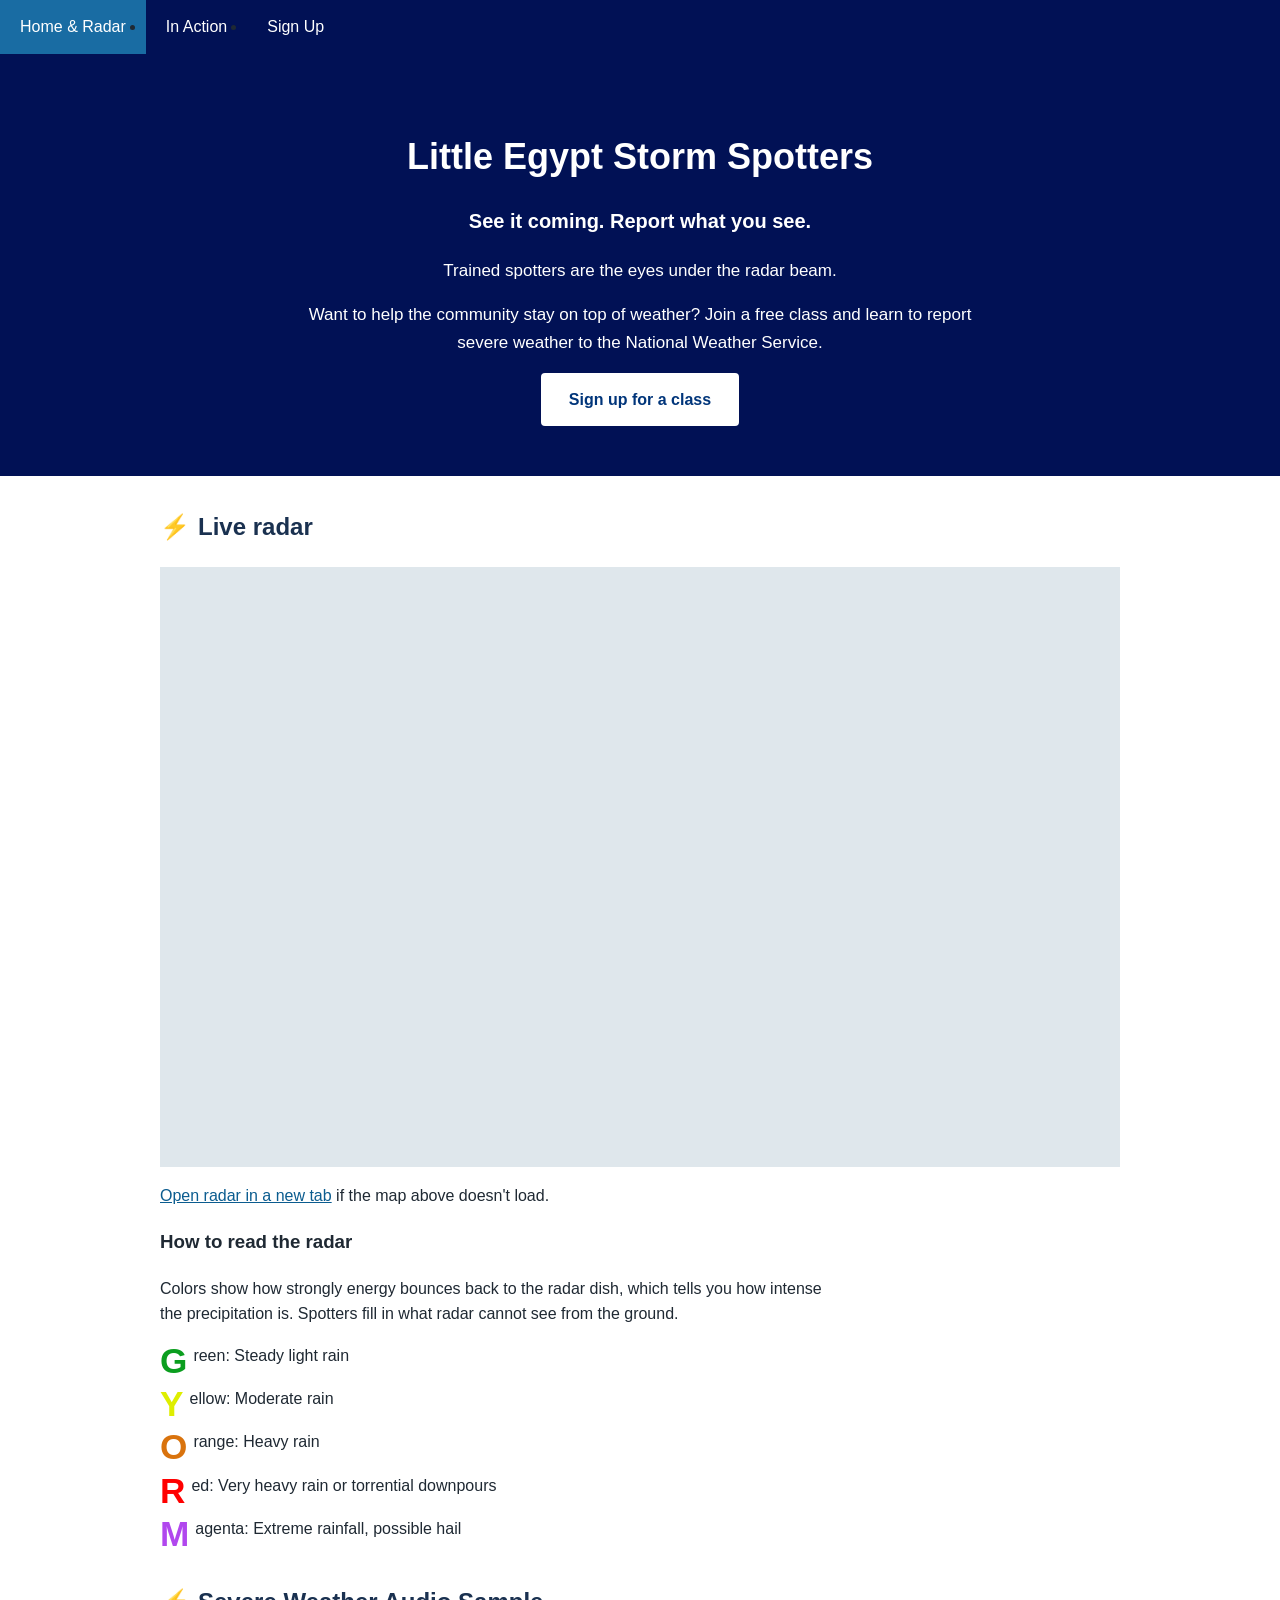
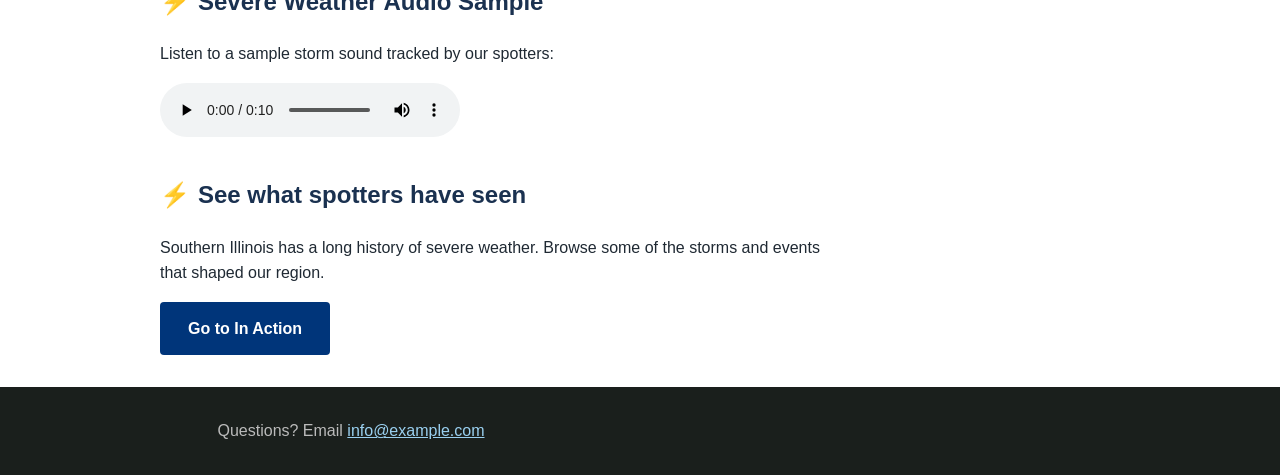
<file: index.html>
<!DOCTYPE html>
<html lang="en">
<head>
    <meta charset="UTF-8">
    <meta name="viewport" content="width=device-width, initial-scale=1">
    <title>Little Egypt Storm Spotters</title>
    <link rel="stylesheet" href="style.css">
    <script type="module" src="script.js"></script>
</head>

<body class="home-page">
    <nav class="site-nav" aria-label="Main">
        <ul>
            <li><a href="index.html" aria-current="page">Home &amp; Radar</a></li>
            <li><a href="inaction.html">In Action</a></li>
            <li><a href="signup.html">Sign Up</a></li>
        </ul>
    </nav>

    <header class="hero">
        <div class="inner">
            <h1>Little Egypt Storm Spotters</h1>
            <p class="tagline">See it coming. Report what you see.</p>
            <p>Trained spotters are the eyes under the radar beam.</p>
            <p>Want to help the community stay on top of weather? Join a free class and learn to report severe weather to the National Weather Service.</p>
            <a class="button" href="signup.html">Sign up for a class</a>
        </div>
    </header>

    <main>
        <section class="radar" id="radar">
            <h2>Live radar</h2>
            <iframe src="https://radar.weather.gov/"
                    title="Live National Weather Service radar"></iframe>
            <p><a href="https://radar.weather.gov/" target="_blank" rel="noopener">Open radar in a new tab</a>
               if the map above doesn't load.</p>

            <h3>How to read the radar</h3>
            <p>Colors show how strongly energy bounces back to the radar dish, which tells you how intense the precipitation is. Spotters fill in what radar cannot see from the ground.</p>
            <ul class="legend">
                <li class="green">Green: Steady light rain</li>
                <li class="yellow">Yellow: Moderate rain</li>
                <li class="orange">Orange: Heavy rain</li>
                <li class="red">Red: Very heavy rain or torrential downpours</li>
                <li class="magenta">Magenta: Extreme rainfall, possible hail</li>
            </ul>
        </section>

        <section>
            <h2>Severe Weather Audio Sample</h2>
            <p>Listen to a sample storm sound tracked by our spotters:</p>
            <audio controls>
                <source src="sound.mp3" type="audio/mpeg">
                Your browser does not support the audio element.
            </audio>
        </section>

        <section>
            <h2>See what spotters have seen</h2>
            <p>Southern Illinois has a long history of severe weather. Browse some of the storms and events that shaped our region.</p>
            <a class = "button" href="inaction.html">Go to In Action</a>
        </section>
    </main>

    <footer>
        <div class="inner">
            <p>Questions? Email <a href="mailto:info@example.com">info@example.com</a></p>
        </div>
    </footer>
</body>
</html>
</file>
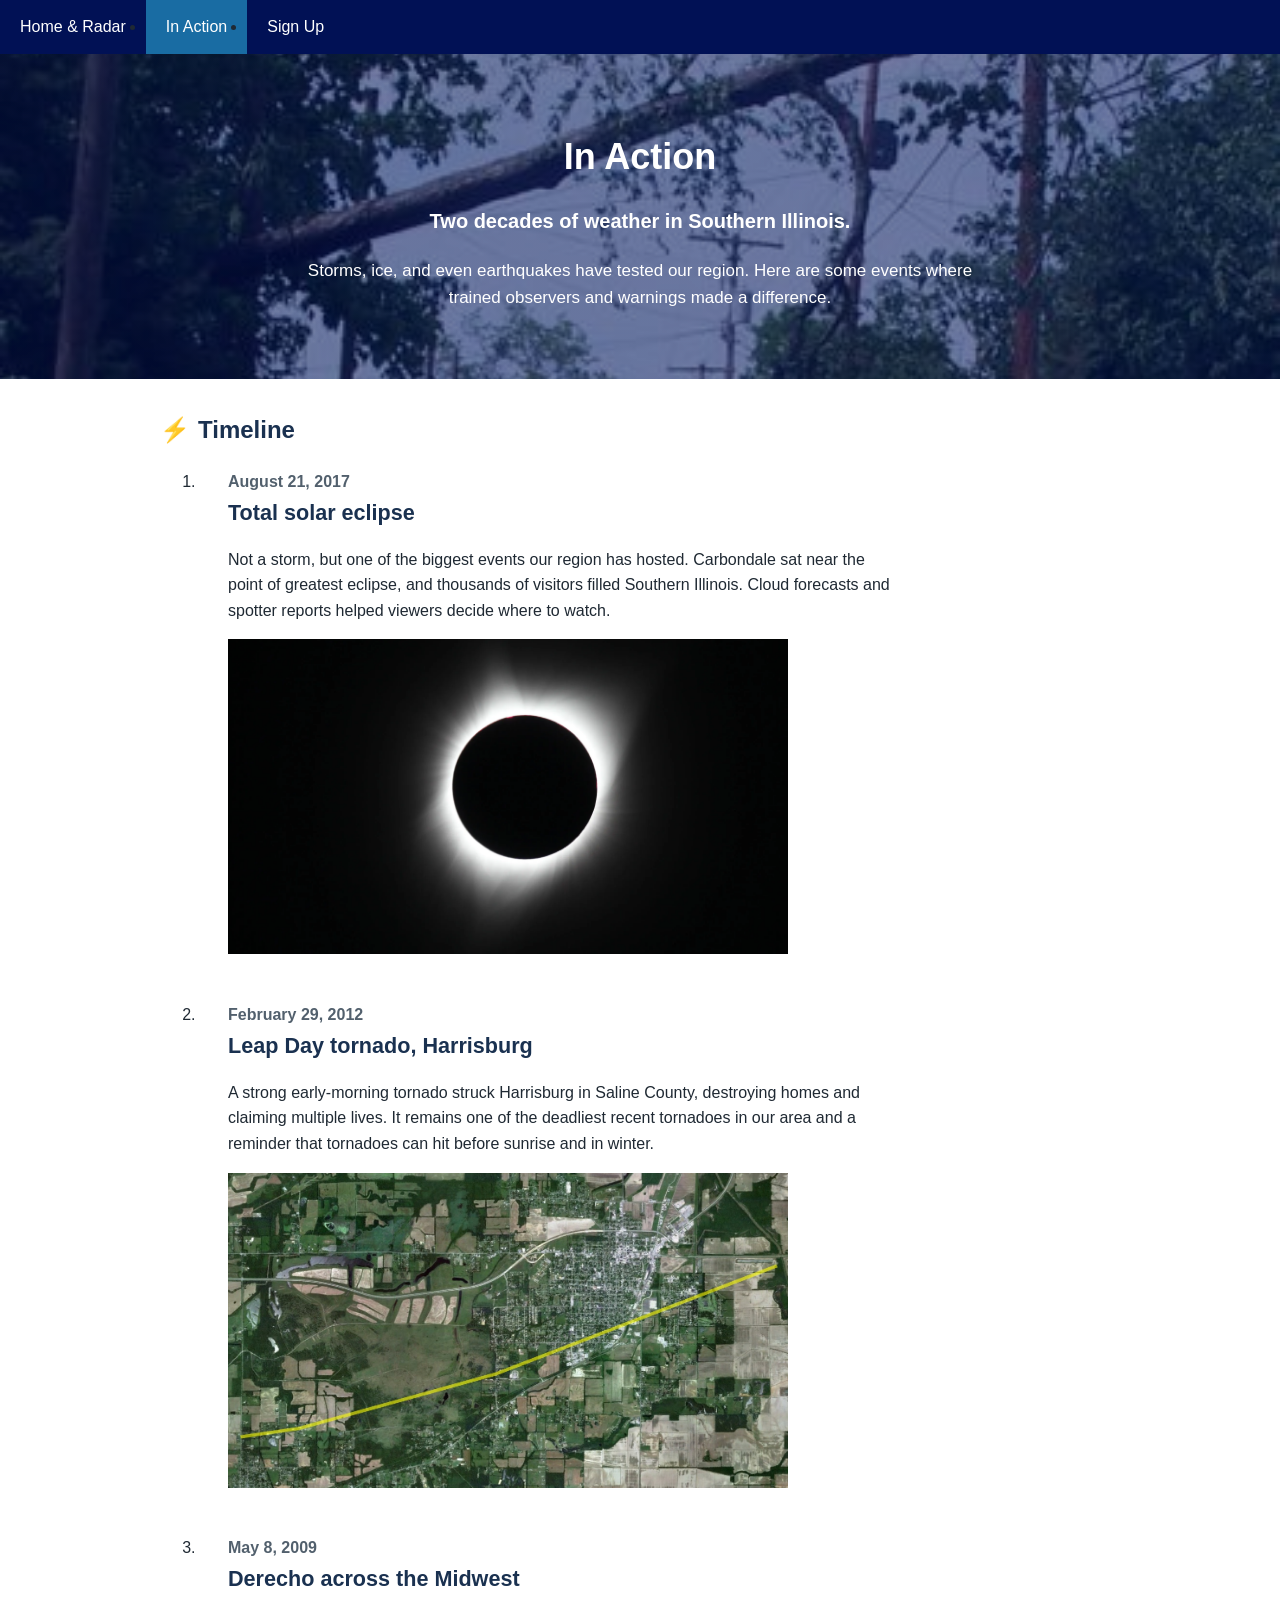
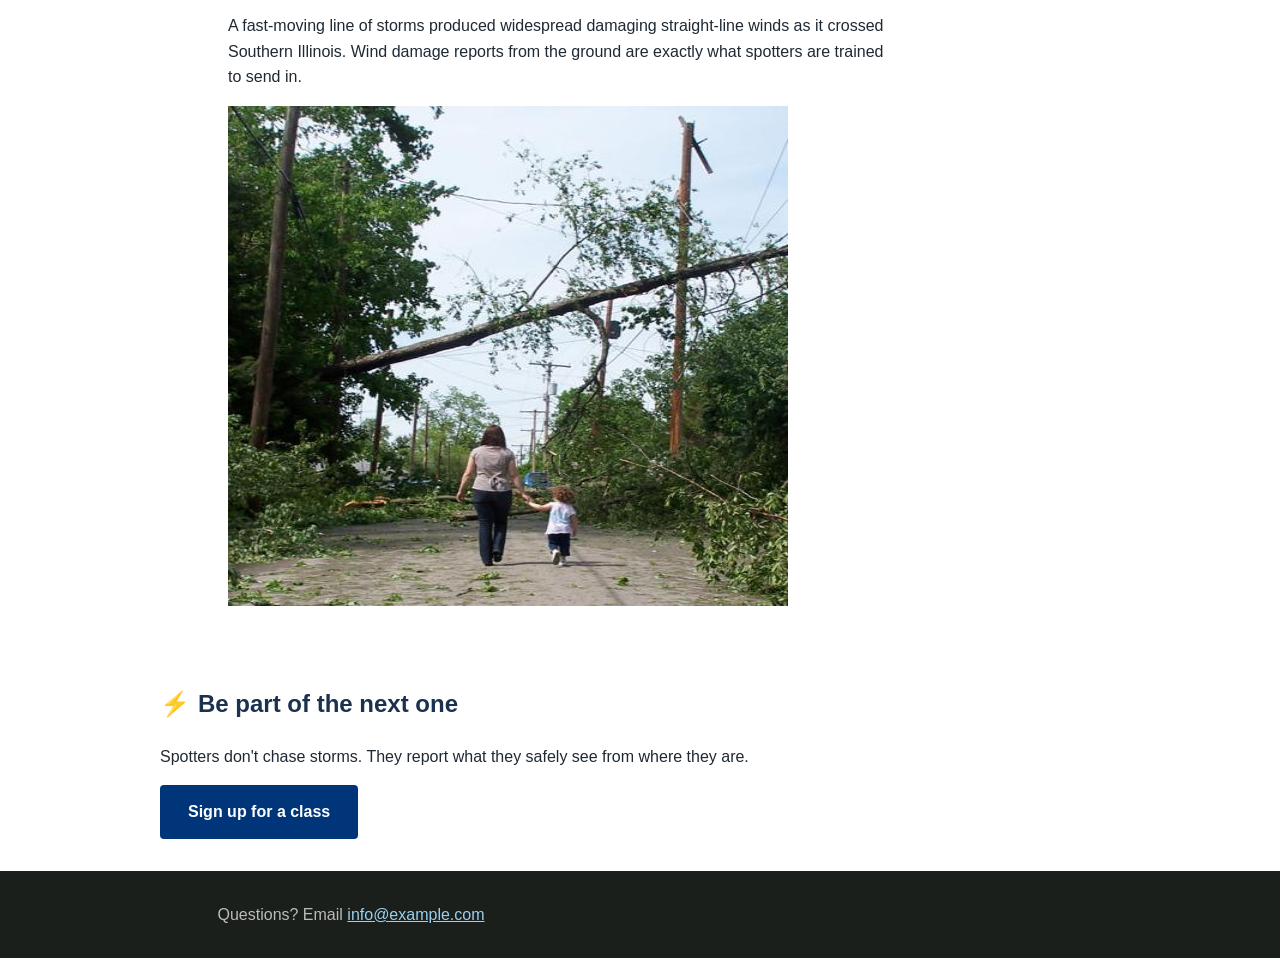
<file: inaction.html>
<!DOCTYPE html>
<html lang="en">
<head>
    <meta charset="UTF-8">
    <meta name="viewport" content="width=device-width, initial-scale=1">
    <title>In Action | Little Egypt Storm Spotters</title>
    <link rel="stylesheet" href="style.css">
</head>

<body class="inaction-page">
    <nav class="site-nav" aria-label="Main">
        <ul>
            <li><a href="index.html">Home &amp; Radar</a></li>
            <li><a href="inaction.html" aria-current="page">In Action</a></li>
            <li><a href="signup.html">Sign Up</a></li>
        </ul>
    </nav>

    <header class="hero">
        <div class="inner">
            <h1>In Action</h1>
            <p class="tagline">Two decades of weather in Southern Illinois.</p>
            <p>Storms, ice, and even earthquakes have tested our region. Here are some events where trained observers and warnings made a difference.</p>
        </div>
    </header>

    <main>
        <section>
            <h2>Timeline</h2>

            <ol class="timeline">
                <li class="event">
                    <time datetime="2017-08-21">August 21, 2017</time>
                    <h3>Total solar eclipse</h3>
                    <p>Not a storm, but one of the biggest events our region has hosted. Carbondale sat near the point of greatest eclipse, and thousands of visitors filled Southern Illinois. Cloud forecasts and spotter reports helped viewers decide where to watch.</p>
                    <figure>
                        <div class="photo-slot">
                            <img src="eclipse.webp" alt="Total solar eclipse" width="560" height="315">
                        </div>
                    </figure>
                </li>

                <li class="event">
                    <time datetime="2012-02-29">February 29, 2012</time>
                    <h3>Leap Day tornado, Harrisburg</h3>
                    <p>A strong early-morning tornado struck Harrisburg in Saline County, destroying homes and claiming multiple lives. It remains one of the deadliest recent tornadoes in our area and a reminder that tornadoes can hit before sunrise and in winter.</p>
                    <figure>
                        <img src="leapday.jpg" alt="Aerial map of Harrisburg with a yellow line marking the path of the Leap Day tornado" width="560" height="315">
                    </figure>
                </li>

                <li class="event">
                    <time datetime="2009-05-08">May 8, 2009</time>
                    <h3>Derecho across the Midwest</h3>
                    <p>A fast-moving line of storms produced widespread damaging straight-line winds as it crossed Southern Illinois. Wind damage reports from the ground are exactly what spotters are trained to send in.</p>
                    <figure>
                        <div class="photo-slot">
                            <img src="derecho.jpg" alt="after the derecho" width="560" height="500">
                        </div>
                    </figure>
                </li>
            </ol>
        </section>

        <section>
            <h2>Be part of the next one</h2>
            <p>Spotters don't chase storms. They report what they safely see from where they are.</p>
            <a class="button" href="signup.html">Sign up for a class</a>
        </section>
    </main>

    <footer>
        <div class="inner">
            <p>Questions? Email <a href="mailto:info@example.com">info@example.com</a></p>
        </div>
    </footer>
</body>
</html>
</file>
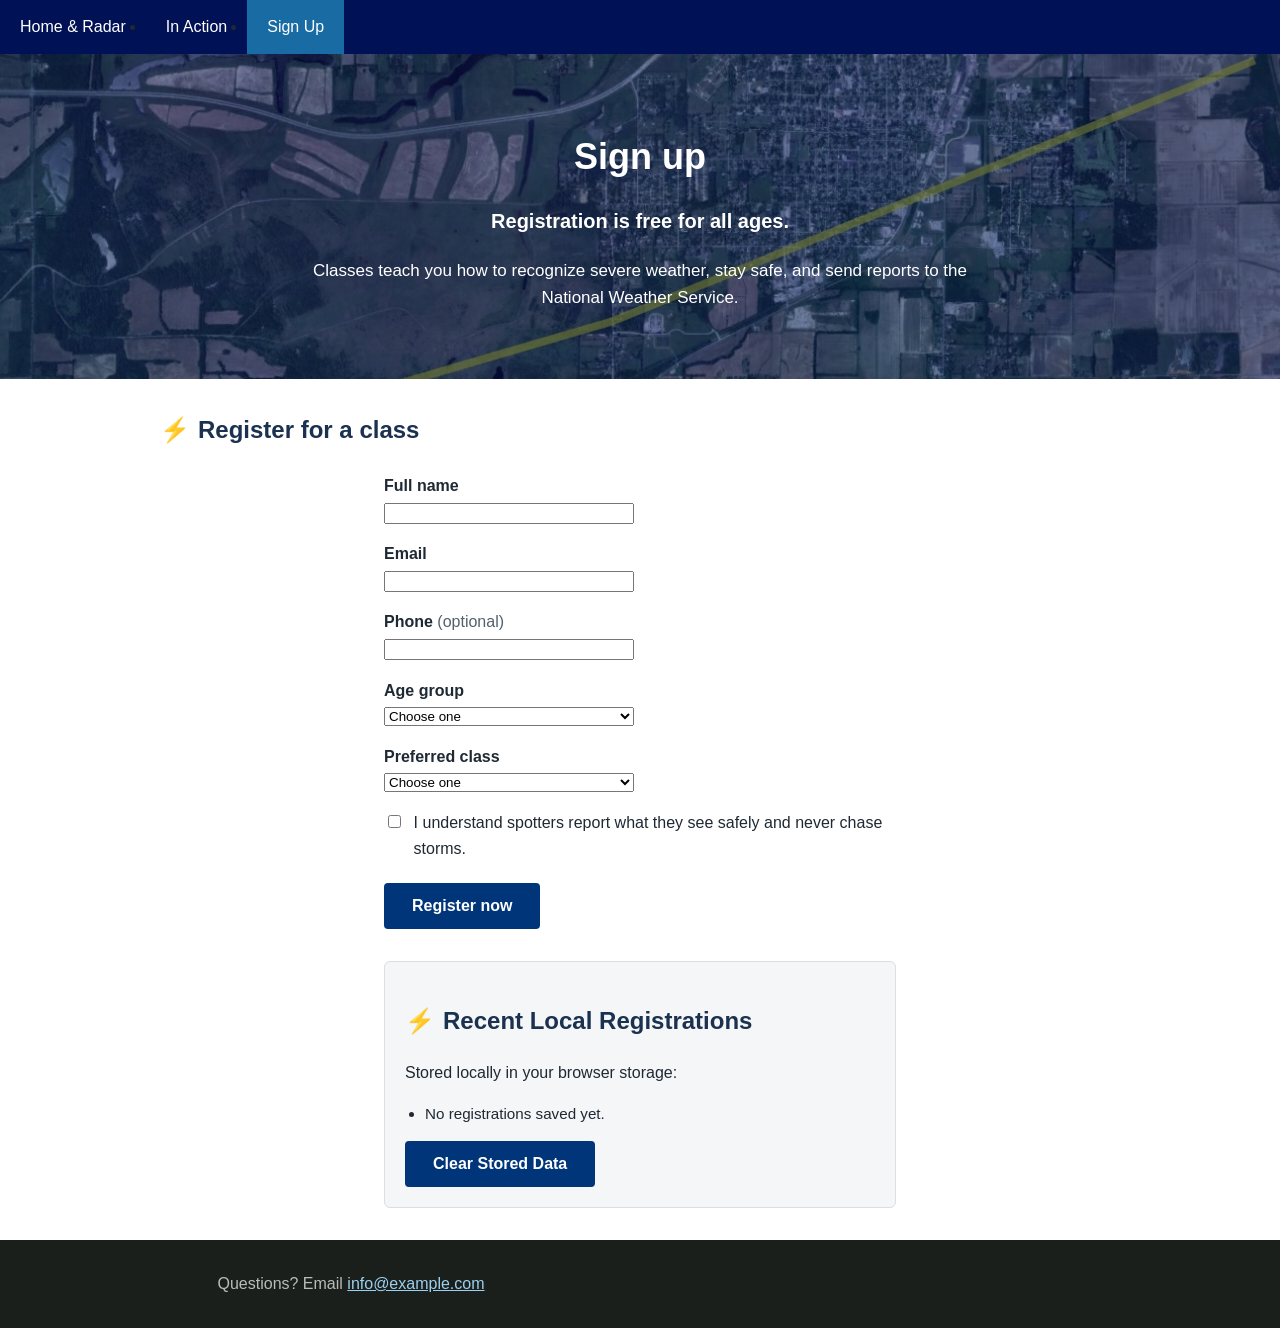
<file: signup.html>
<!DOCTYPE html>
<html lang="en">
<head>
    <meta charset="UTF-8">
    <meta name="viewport" content="width=device-width, initial-scale=1">
    <title>Sign Up | Little Egypt Storm Spotters</title>
    <link rel="stylesheet" href="style.css">
</head>

<body class="signup-page">
    <nav class="site-nav" aria-label="Main">
        <ul>
            <li><a href="index.html">Home &amp; Radar</a></li>
            <li><a href="inaction.html">In Action</a></li>
            <li><a href="signup.html" aria-current="page">Sign Up</a></li>
        </ul>
    </nav>

    <header class="hero">
        <div class="inner">
            <h1>Sign up</h1>
            <p class="tagline">Registration is free for all ages.</p>
            <p>Classes teach you how to recognize severe weather, stay safe, and send reports to the National Weather Service.</p>
        </div>
    </header>

    <main>
        <section>
            <h2>Register for a class</h2>

            <form id="signup-form">
                <div>
                    <label for="name">Full name</label>
                    <input type="text" id="name" name="name" required autocomplete="name">
                </div>

                <div>
                    <label for="email">Email</label>
                    <input type="email" id="email" name="email" required autocomplete="email">
                </div>

                <div>
                    <label for="phone">Phone <span class="hint">(optional)</span></label>
                    <input type="tel" id="phone" name="phone" autocomplete="tel">
                </div>

                <div>
                    <label for="age">Age group</label>
                    <select id="age" name="age" required>
                        <option value="">Choose one</option>
                        <option>Under 13 (with a parent or guardian)</option>
                        <option>13&ndash;17</option>
                        <option>18 and older</option>
                    </select>
                </div>

                <div>
                    <label for="session">Preferred class</label>
                    <select id="session" name="session" required>
                        <option value="">Choose one</option>
                        <option>Weekday evening</option>
                        <option>Saturday morning</option>
                        <option>Online</option>
                    </select>
                </div>

                <label class="check" for="agree">
                    <input type="checkbox" id="agree" name="agree" required>
                    I understand spotters report what they see safely and never chase storms.
                </label>

                <div>
                    <button class="button" type="submit">Register now</button>
                </div>
            </form>
        </section>

        <!-- Local storage container to show saved sign-ups -->
        <section class="storage-section">
            <h2>Recent Local Registrations</h2>
            <p>Stored locally in your browser storage:</p>
            <ul id="storage-list">
                <li>No registrations saved yet.</li>
            </ul>
            <button class="button" id="clear-storage" type="button">Clear Stored Data</button>
        </section>
    </main>

    <footer>
        <div class="inner">
            <p>Questions? Email <a href="mailto:info@example.com">info@example.com</a></p>
        </div>
    </footer>
    <script type="module" src="script.js"></script>
</body>
</html>
</file>
<file: style.css>
* {
    box-sizing: border-box;
}

body {
    margin: 0;
    padding: 0;
    font-family: Arial, Helvetica, sans-serif;
    line-height: 1.6;
    color: #1f2933;
}

a { color: #0b5c8f; }
a:focus-visible, button:focus-visible, input:focus-visible, select:focus-visible {
    outline: 3px solid #196ca3;
    outline-offset: 2px;
}

main {
    max-width: 62rem;
    margin: 0 auto;
    padding: 0 1rem 2rem;
}

section { margin-top: 2rem; }
p { max-width: 42rem; }

/* NAV */
.site-nav {
    list-style-type: none;
    padding: 0;
    margin: 0;
    background-color: #011155;
    overflow: hidden;
}

.site-nav ul {
    margin: 0;
    padding: 0;
}

.site-nav li {
    float: left;
}

.site-nav li a {
    display: block;
    color: white;
    text-align: center;
    padding: 14px 20px;
    text-decoration: none;
}

.site-nav li a:hover {
    background-color: #196ca3;
}

.site-nav li a[aria-current="page"] {
    background-color: #196ca3;
}

.site-nav a:focus-visible {
    outline-color: white;
    outline-offset: -3px;
}

/* HERO SECTION BASE */
.hero {
    background-color: #011155;
    background-size: cover;
    background-position: center;
    color: white;
    text-align: center;
    padding: 50px;
}

/* UNIQUE BACKGROUND IMAGES FOR EACH PAGE */
body.home-page .hero {
    background-image:
        linear-gradient(rgba(1, 17, 85, 0.55), rgba(1, 17, 85, 0.55)),
        url(https://www.mindful.org/content/uploads/What-We-Can-Learn-from-Paying-Attention-to-What-Happens-After-the-Storm.jpg);
}

body.inaction-page .hero {
    background-image:
        linear-gradient(rgba(1, 17, 85, 0.55), rgba(1, 17, 85, 0.55)),
        url(derecho.jpg);
}

body.signup-page .hero {
    background-image:
        linear-gradient(rgba(1, 17, 85, 0.55), rgba(1, 17, 85, 0.55)),
        url(leapday.jpg);
}

.hero .inner { max-width: 62rem; margin: 0 auto; }
.hero p { margin-left: auto; margin-right: auto; }

.hero h1 {
    font-size: 36px;
    margin-bottom: 10px;
}

.hero .tagline {
    font-size: 20px;
    font-weight: bold;
}

.hero p {
    color: white;
    font-size: 17px;
}

/* HEADINGS */
h2 {
    color: #1a3150;
}

h2::before {
    content: "\26A1";
    content: "\26A1" / "";
    margin-right: 8px;
}

/* RADAR */
.radar iframe {
    display: block;
    width: 100%;
    height: 600px;
    border: 0;
    background: #dfe7ec;
}

/* COLOR FIRST-LETTER */
.legend {
    list-style: none;
    padding: 0;
    margin: 1rem 0;
    max-width: 30rem;
}

.legend li {
    display: flow-root;
    margin: 0.5rem 0;
}

.green::first-letter,
.yellow::first-letter,
.orange::first-letter,
.red::first-letter,
.magenta::first-letter {
    font-size: 2.2em;
    font-weight: bold;
    float: left;
    line-height: 1;
    padding-right: 6px;
}

.green::first-letter   { color: #0b9e1f; }
.yellow::first-letter  { color: #deee00; }
.orange::first-letter  { color: #d9730d; }
.red::first-letter     { color: #ff0000; }
.magenta::first-letter { color: #b147ee; }

/* BUTTON */
.button {
    display: inline-block;
    background-color: #00357a;
    color: white;
    border: none;
    padding: 14px 28px;
    font-family: inherit;
    font-size: 1rem;
    font-weight: bold;
    text-decoration: none;
    border-radius: 4px;
    cursor: pointer;
    transition: background-color 0.3s, transform 0.3s;
}

.button:hover {
    background-color: #0073a0;
    transform: scale(1.05);
}

.hero .button {
    background-color: white;
    color: #00357a;
}

.hero .button:hover {
    background-color: #dce6ee;
}

/* FORM */
form {
    max-width: 32rem;
    display: grid;
    gap: 1.1rem;
    margin: 1.5rem auto 0;
    text-align: left;
}

label { font-weight: bold; display: block; margin-bottom: 0.25rem; }
.hint { font-weight: normal; color: #52606d; }

input[type="text"], input[type="email"], input[type="tel"], select {
     display: block;
     width: 250px;
}

.check { display: flex; gap: 0.6rem; align-items: flex-start; font-weight: normal; }
.check input { margin-top: 0.3rem; }

/* STORAGE SECTION STYLING */
.storage-section {
    max-width: 32rem;
    margin: 2rem auto 0;
    background: #f5f6f7;
    padding: 20px;
    border-radius: 6px;
    border: 1px solid #d9dfe3;
    text-align: left;
}

.storage-section ul {
    padding-left: 20px;
    font-size: 0.95rem;
}

/* TIMELINE (In Action page) */
.event {
    position: relative;
    padding: 0 0 2.5rem 1.75rem;
}

.event time { font-weight: bold; color: #52606d; }
.event h3 { margin: 0.1rem 0 0.4rem; font-size: 1.35rem; color: #1a3150; }
.event figure { margin: 1rem 0 0; max-width: 36rem; }

/* FOOTER */
footer {
    background-color: #1a1f1c;
    color: #bbb;
    padding: 15px;
    margin: 0;
    text-align: center;
}

footer a { color: #9ad0f0; }
</file>
